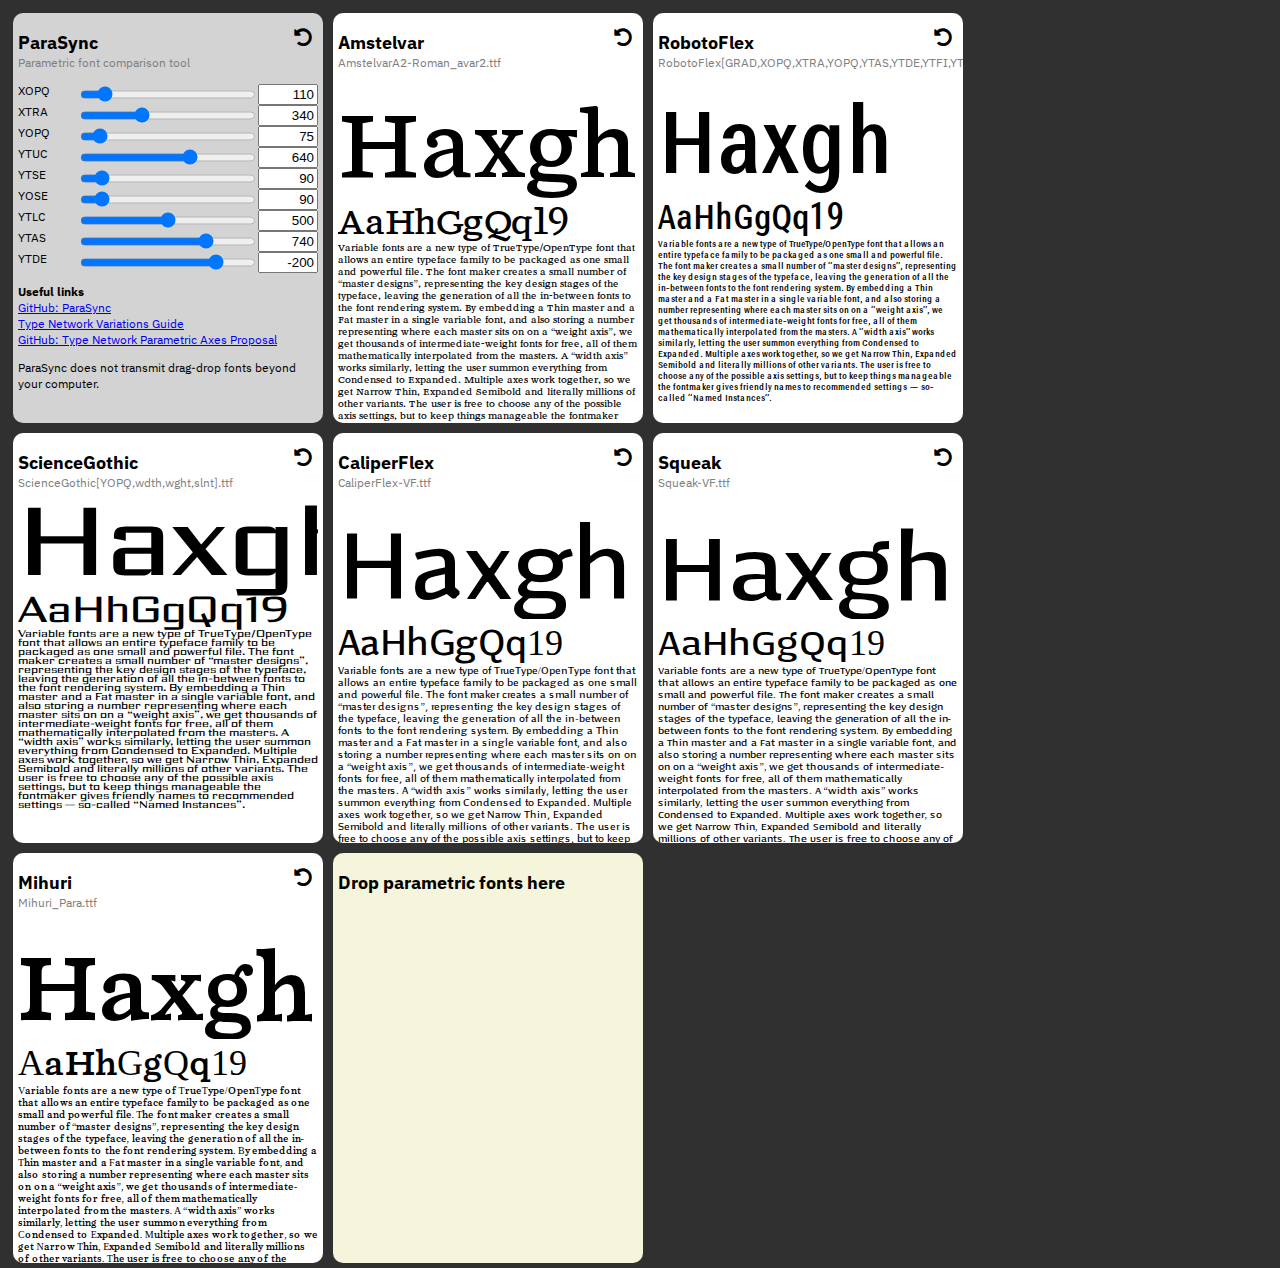
<file: parasync.html>
<!DOCTYPE html>
<html lang="en" >

<!-- Parasync -- drag parametric fonts onto drop zone and compare with other parametric fonts -->
<head>
  <meta charset="UTF-8">
  <title>ParaSync</title>
  <link rel="stylesheet" href="./style.css">
</head>

<body>

<div id="container">

	<div class="panel title">
		<div class="reset" title="Reset to ParaSync defaults">&#xf2ea;</div>
		<h2>ParaSync</h2>
		<h3>Parametric font comparison tool</h3>

		<div id="sliders"></div>

		<p><b>Useful links</b></p>

			<li><a href="https://github.com/Lorp/parasync">GitHub: ParaSync</a></li>			
			<li><a href="https://variationsguide.typenetwork.com/">Type Network Variations Guide</a></li>
			<li><a href="https://github.com/microsoft/OpenTypeDesignVariationAxisTags/blob/master/Proposals/TypeNetwork_ParametricAxes/Overview.md">GitHub: Type Network Parametric Axes Proposal</a></li>

		<p>ParaSync does not transmit drag-drop fonts beyond your computer.</p>

	</div>

	<div class="panel fontbox">
		<div class="reset" title="Reset parametric axes to this font’s defaults">&#xf2ea;</div>
		<h2>$FONTNAME$</h2>
		<h3>$FILENAME$</h3>
		<div class="sample large" contenteditable>
			Haxgh
		</div>
		<div class="sample medium" contenteditable>
			AaHhGgQq19
		</div>
		<div class="sample small" contenteditable>
			Variable fonts are a new type of TrueType/OpenType font that allows an entire typeface family to be packaged as one small and powerful file. The font maker creates a small number of “master designs”, representing the key design stages of the typeface, leaving the generation of all the in-between fonts to the font rendering system. By embedding a Thin master and a Fat master in a single variable font, and also storing a number representing where each master sits on on a “weight axis”, we get thousands of intermediate-weight fonts for free, all of them mathematically interpolated from the masters. A “width axis” works similarly, letting the user summon everything from Condensed to Expanded. Multiple axes work together, so we get Narrow Thin, Expanded Semibold and literally millions of other variants. The user is free to choose any of the possible axis settings, but to keep things manageable the fontmaker gives friendly names to recommended settings — so-called “Named Instances”.
		</div>
	</div>

	<div class="panel dragdrop">
		<h2>Drop parametric fonts here</h2>
		<form><input id="dropzone" type="file" multiple></form>
	</div>

</div>

<script type="module" src="./script.js"></script>

</body>
</html>
</file>
<file: style.css>
/* Main UI font: IBMPlex */
@font-face {
	font-family: IBMPlex;
	src: url(fonts/ui/IBMPlexSansVar-Roman.woff2);
	font-weight: 300 700;
}

/* Symbols UI font: FontAwesome: https://fontawesome.com/ */
@font-face {
	font-family: FontAwesome;
	src: url(fonts/ui/fa-regular-400.woff2) format("woff2");
	font-weight: normal;
}

@font-face {
	font-family: FontAwesome;
	src: url(fonts/ui/fa-solid-900.woff2) format("woff2");
	font-weight: bold;
}

body {
	font-size: 12px;
	font-family: IBMPlex;
	background-color: #303030;
}

h1 {
	font-size: 18px;
}

h2 {
	font-size: 18px;
	font-weight: bold;
	margin-bottom: 0;
}

h3 {
	margin-top: 0;
	font-weight: normal;
	font-size: 12px;
	color: grey;
}

.panel {
	float: left;
	position: relative;
	width: 300px;
	height: 400px;
	margin: 5px;
	padding: 5px;
	border-radius: 10px;
	overflow: hidden;
}

.panel li.axis-record {
	list-style-type: none;
	margin: 0;
	padding: 0;
	display: grid;
	grid-template-columns: 60px auto 60px;
}

.panel input[type=text] {
	text-align: right;
}

.panel.title {
	background-color: lightgrey;
}

.fontbox {
	display: none;
	background-color: white;
}

.sample {
	overflow: hidden;
	white-space: nowrap;
}

.sample.large {
	font-size: 96px;
}

.sample.medium {
	font-size: 36px;
}

.sample.small {
	font-size: 10px;
	white-space: normal;
}

.reset {
	width: 20px;
	height: 20px;
	position: absolute;
	right: 10px;
	top: 14px;
	font-size: 150%;
	font-family: FontAwesome;
	font-weight: bold;
	text-align: center;
	cursor: pointer;
}

.dragdrop {
	background-color: beige;
}

#dropzone {
	position: absolute;
	width: 100%;
	height: 100%;
	opacity: 0;
}

p {
	margin-block-end: 0;
}
</file>
